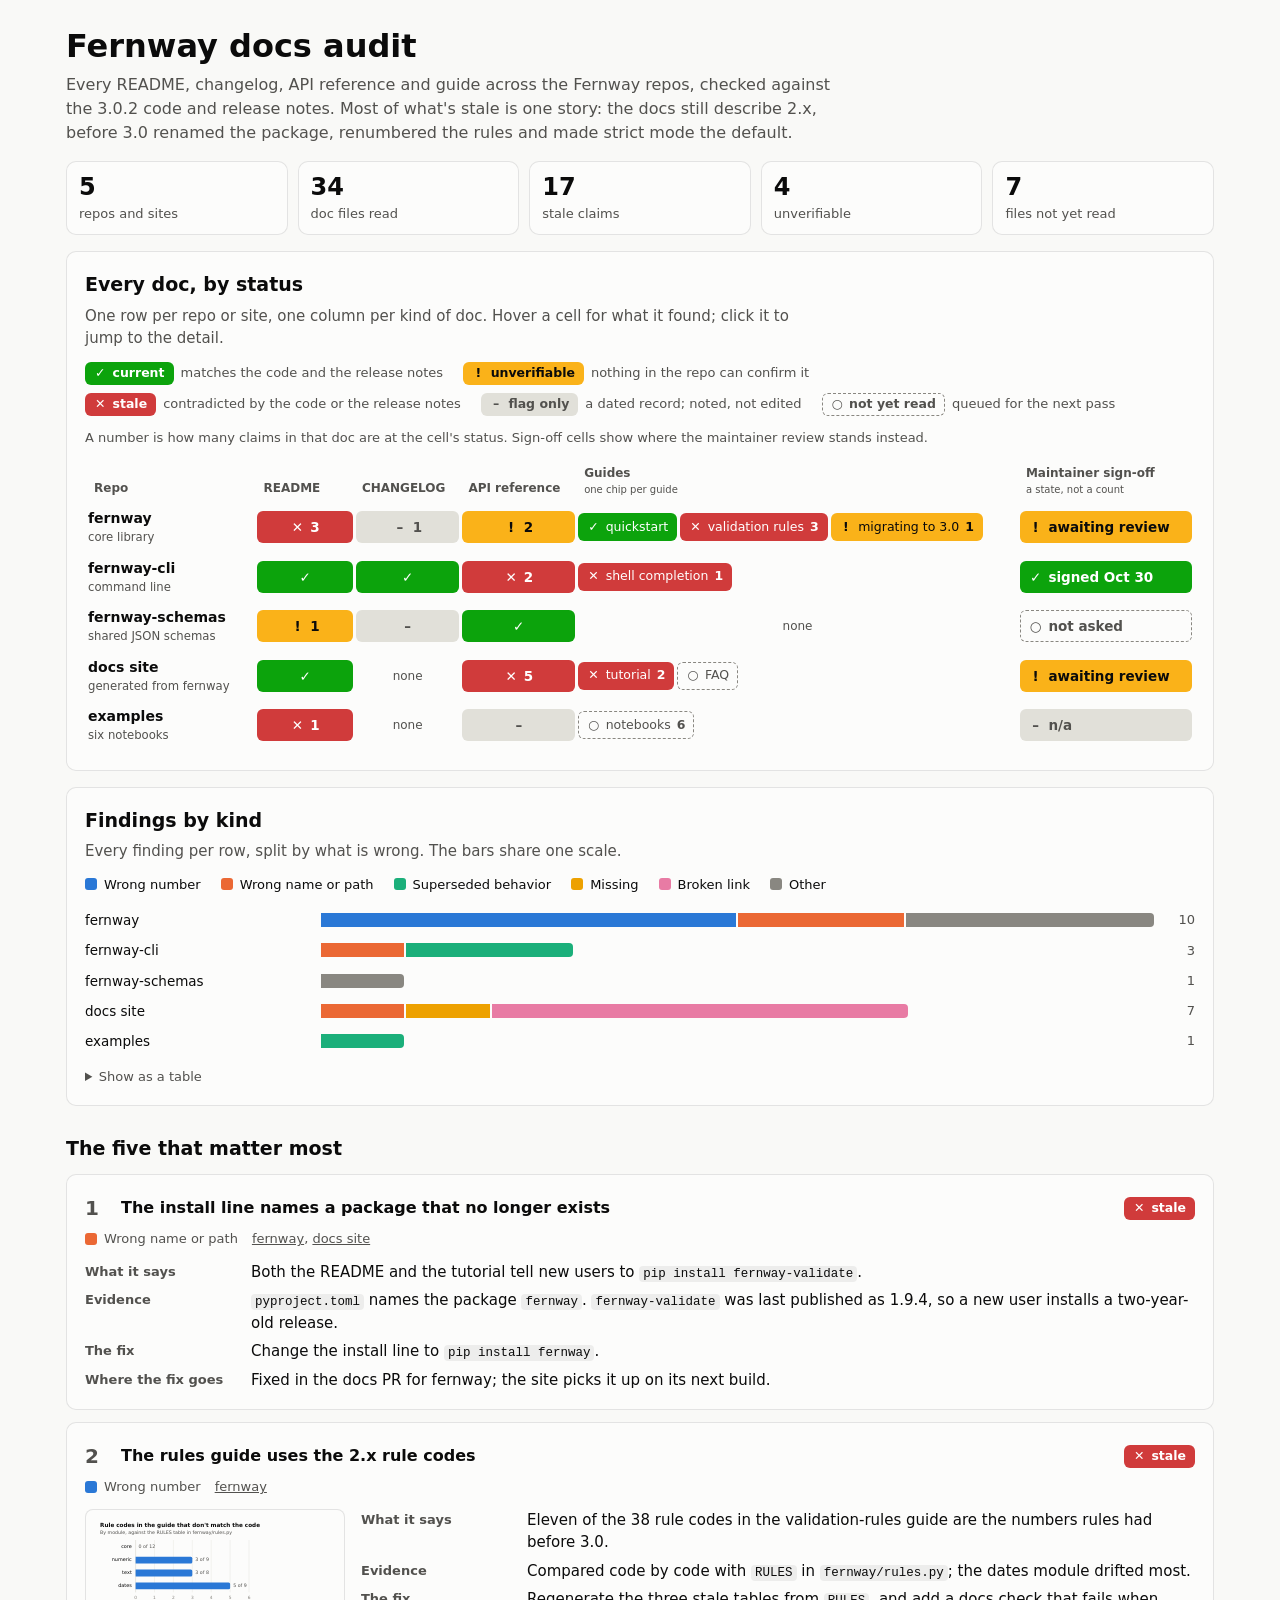
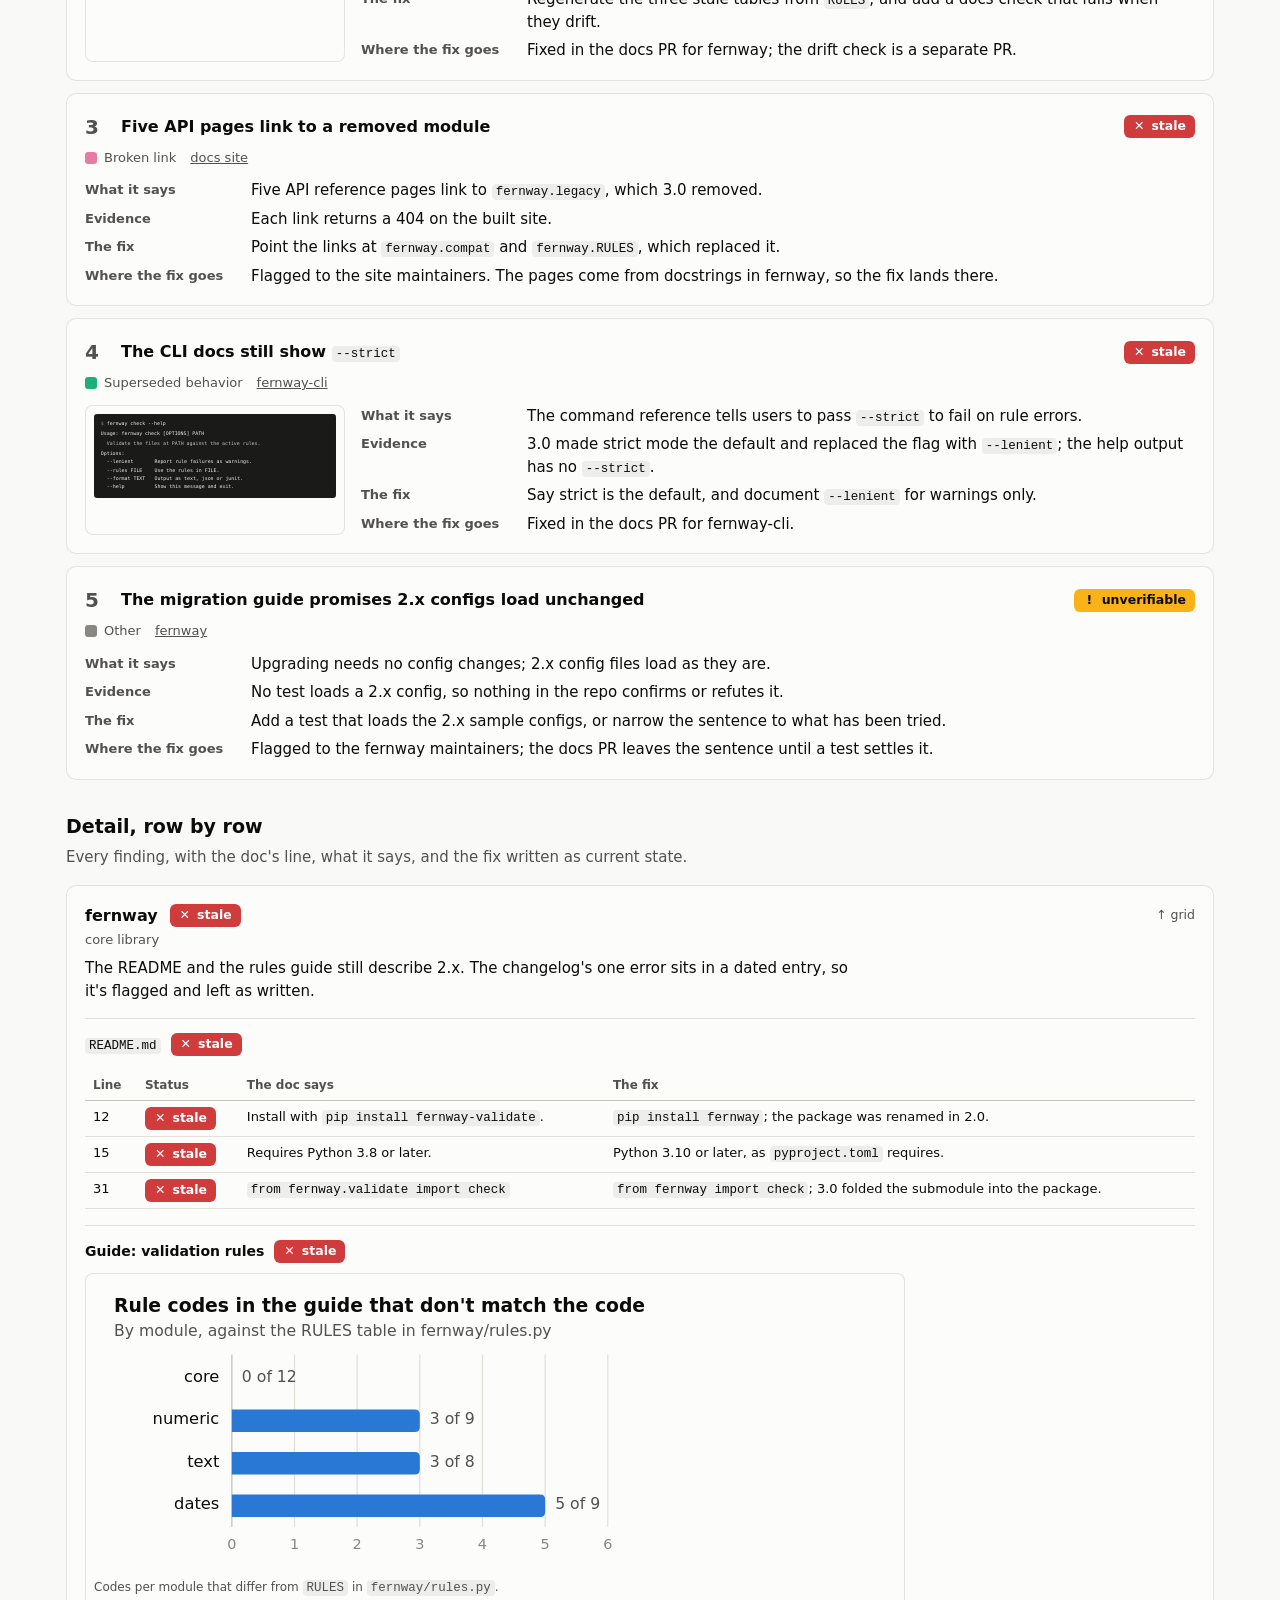
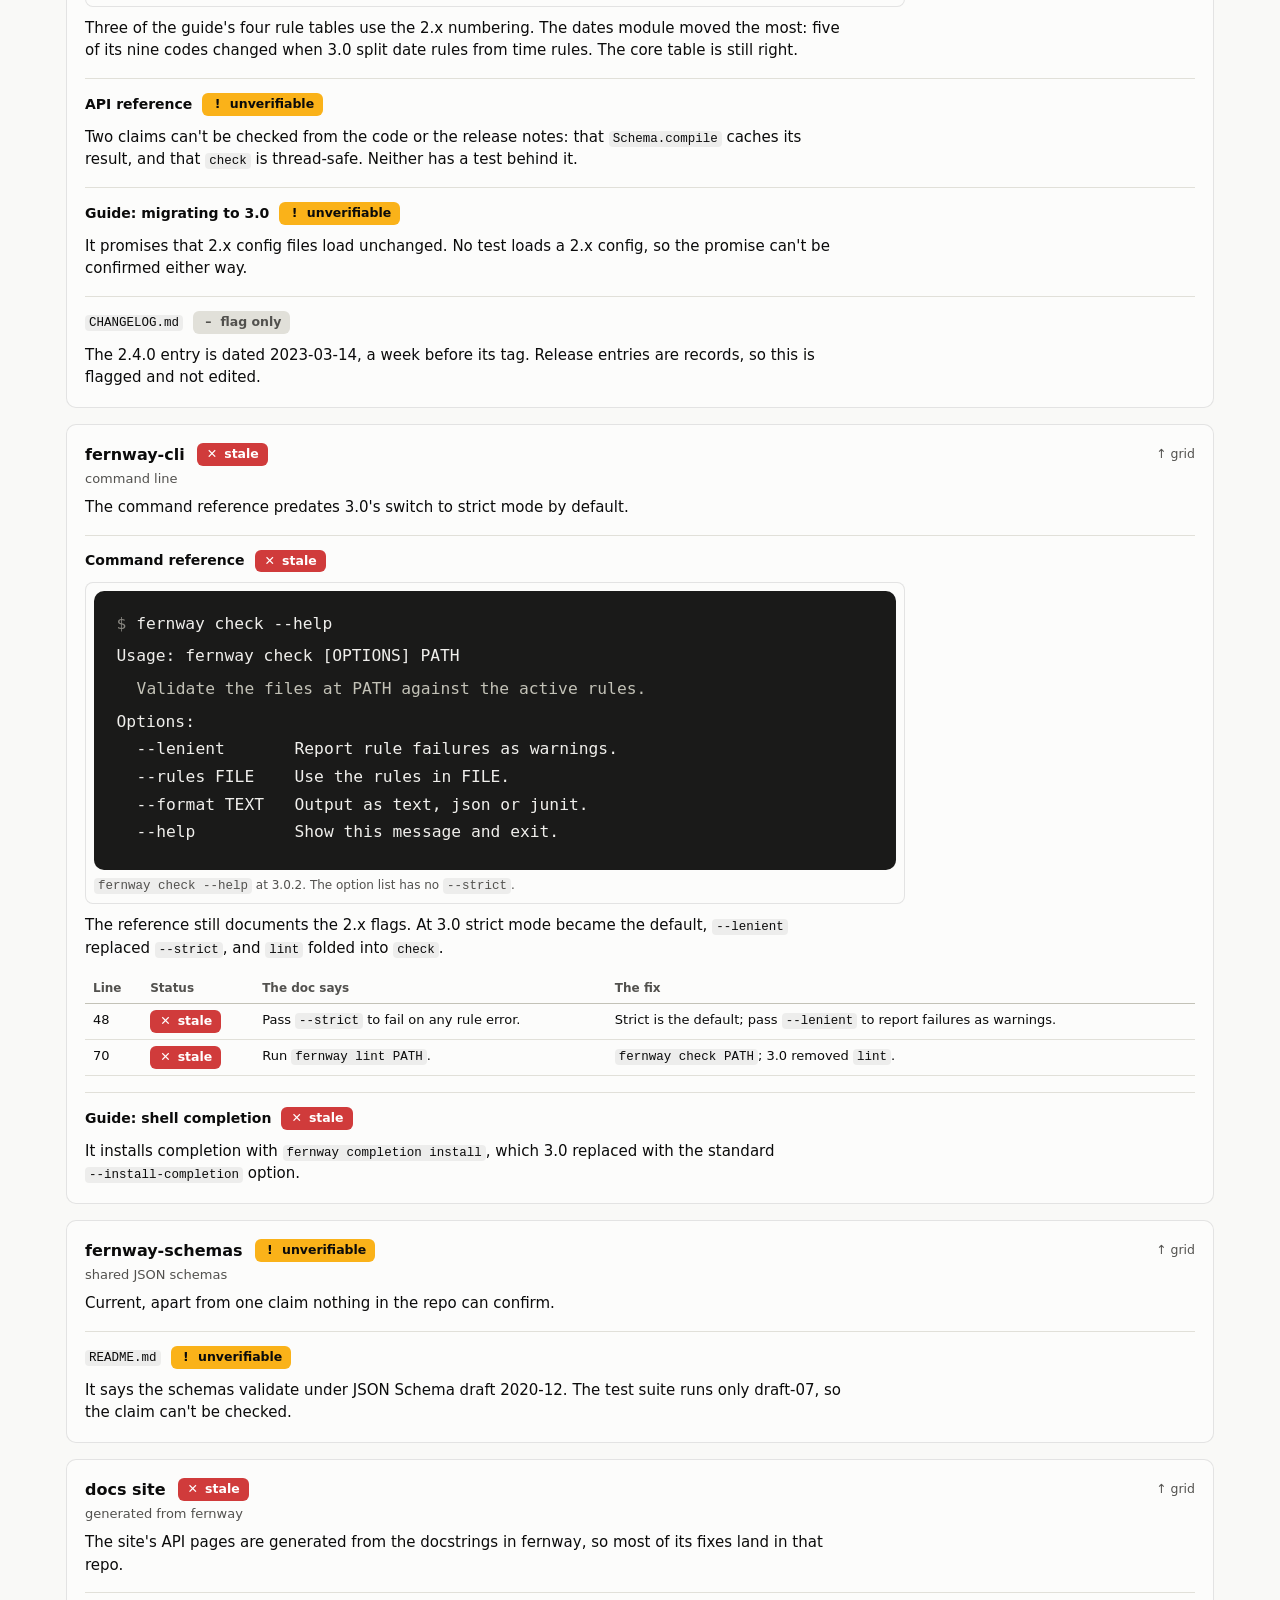
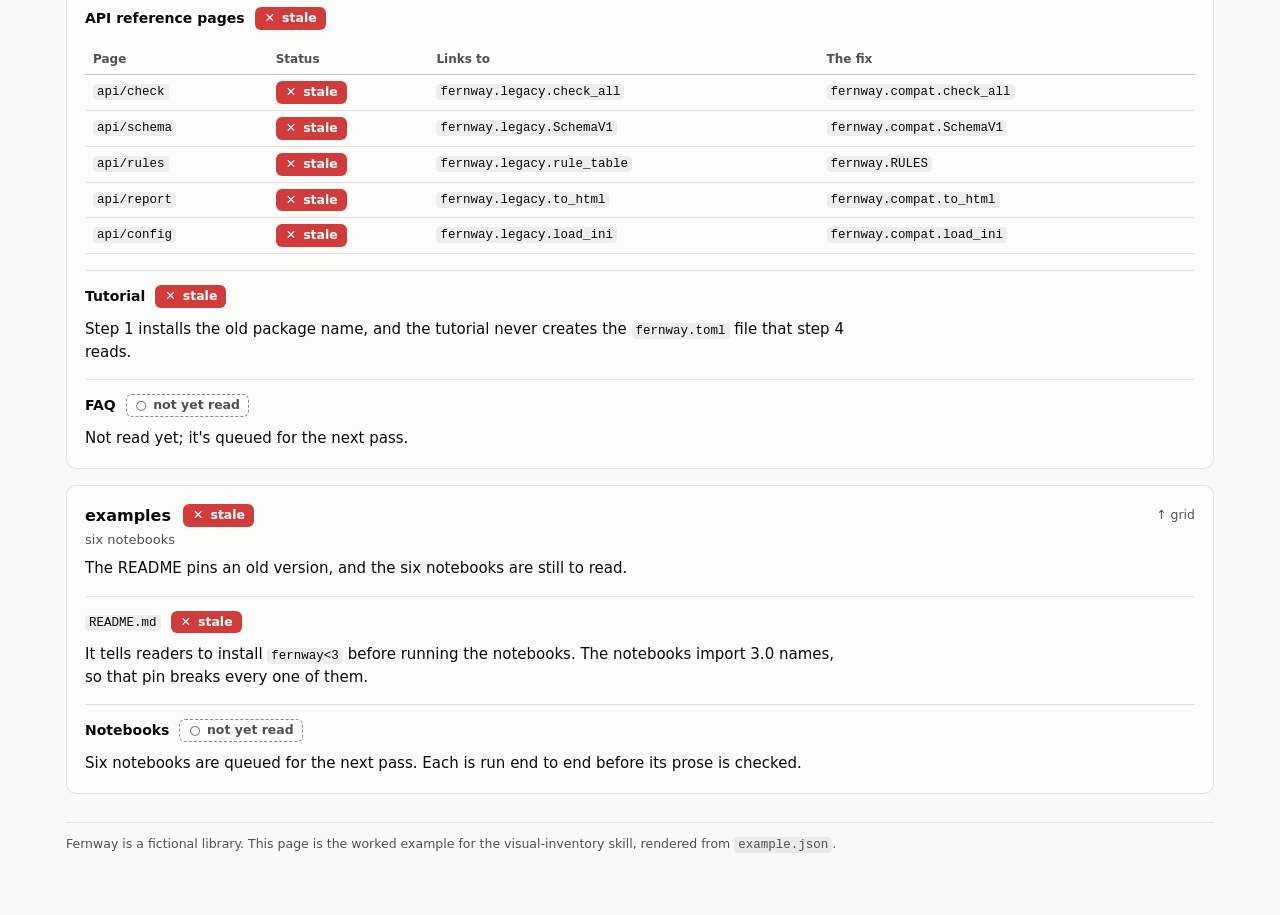
<file: plugins/visual-inventory/skills/visual-inventory/assets/example.html>
<!doctype html>
<html lang="en"><head><meta charset="utf-8"><meta name="viewport" content="width=device-width, initial-scale=1"><meta name="color-scheme" content="light dark"><link rel="icon" href="data:,"><title>Fernway docs audit</title><style>:root{color-scheme:light;--page:#f9f9f7;--surface:#fcfcfb;--ink:#0b0b0b;--ink2:#52514e;--muted:#898781;--grid:#e1e0d9;--axis:#c3c2b7;--ring:rgba(11,11,11,.10);--code:rgba(11,11,11,.06);--fig:#fcfcfb;--st-good:#0ca30c;--st-good-ink:#ffffff;--st-watch:#fab219;--st-watch-ink:#0b0b0b;--st-problem:#d03b3b;--st-problem-ink:#ffffff;--st-out:#e1e0d9;--st-out-ink:#52514e;--st-pending-line:#898781;--k-other:#898781;--k1:#2a78d6;--k2:#eb6834;--k3:#1baf7a;--k4:#eda100;--k5:#e87ba4;--k6:#008300;--k7:#6250d6;--k8:#e34948;}@media (prefers-color-scheme:dark){:root:where(:not([data-theme=light])){color-scheme:dark;--page:#0d0d0d;--surface:#1a1a19;--ink:#f0efec;--ink2:#c3c2b7;--grid:#2c2c2a;--axis:#383835;--ring:rgba(255,255,255,.10);--code:rgba(255,255,255,.08);--st-out:#383835;--st-out-ink:#c3c2b7;--k1:#3987e5;--k2:#d95926;--k3:#199e70;--k4:#c98500;--k5:#d55181;--k6:#008300;--k7:#9085e9;--k8:#e66767;}}:root[data-theme=dark]{color-scheme:dark;--page:#0d0d0d;--surface:#1a1a19;--ink:#f0efec;--ink2:#c3c2b7;--grid:#2c2c2a;--axis:#383835;--ring:rgba(255,255,255,.10);--code:rgba(255,255,255,.08);--st-out:#383835;--st-out-ink:#c3c2b7;--k1:#3987e5;--k2:#d95926;--k3:#199e70;--k4:#c98500;--k5:#d55181;--k6:#008300;--k7:#9085e9;--k8:#e66767;}
*{box-sizing:border-box}
body{margin:0;background:var(--page);color:var(--ink);font:15px/1.5 system-ui,-apple-system,"Segoe UI",sans-serif}
main{max-width:1180px;margin:0 auto;padding:28px 16px 64px}
h1{font-size:clamp(24px,3.6vw,32px);line-height:1.15;margin:0 0 8px;text-wrap:balance}
h2{font-size:19px;margin:0 0 6px}
h3{font-size:16px;margin:0}
h4{font-size:14px;margin:0}
p{margin:0}
a{color:inherit}
code{font:12.5px/1.4 ui-monospace,SFMono-Regular,Menlo,monospace;background:var(--code);padding:1px 4px;border-radius:4px;overflow-wrap:anywhere}
code.nw{white-space:nowrap}
.lede{color:var(--ink2);max-width:78ch;margin:0 0 12px}
header .lede{font-size:16px}
.card{background:var(--surface);border:1px solid var(--ring);border-radius:10px;padding:18px;margin:16px 0}
.tiles{display:grid;grid-template-columns:repeat(auto-fit,minmax(130px,1fr));gap:10px;margin:16px 0 0}
.tile{background:var(--surface);border:1px solid var(--ring);border-radius:10px;padding:10px 12px}
.tile b{display:block;font-size:24px;line-height:1.25}
.tile span{color:var(--ink2);font-size:13px}
.st{display:inline-flex;align-items:center;gap:6px;border:1.5px solid transparent;border-radius:6px;padding:2px 8px;font-size:12.5px;font-weight:600;line-height:1.35;white-space:nowrap;text-decoration:none}
.st .ic{font-weight:700;width:1em;text-align:center;flex:none}
.st-good{background:var(--st-good);color:var(--st-good-ink)}
.st-watch{background:var(--st-watch);color:var(--st-watch-ink)}
.st-problem{background:var(--st-problem);color:var(--st-problem-ink)}
.st-out{background:var(--st-out);color:var(--st-out-ink)}
.st-pending{background:transparent;color:var(--ink2);border:1.5px dashed var(--st-pending-line)}
a.st:hover,a.st:focus-visible{outline:2px solid var(--ink);outline-offset:1px}
.legend{display:flex;flex-wrap:wrap;gap:8px 20px;margin:4px 0 12px}
.lg{display:inline-flex;align-items:center;gap:7px;font-size:13px}
.lg .means{color:var(--ink2)}
.note{color:var(--ink2);font-size:13px;margin:0 0 10px}
.sw{display:inline-block;width:12px;height:12px;border-radius:3px;flex:none}
.scroll{overflow-x:auto}
.grid{border-collapse:separate;border-spacing:3px;min-width:100%}
.grid th{font-size:12px;font-weight:600;color:var(--ink2);text-align:left;vertical-align:bottom;padding:4px 6px}
.grid th small{display:block;font-weight:400;color:var(--ink2)}
.grid thead th:first-child,.grid th[scope=row]{position:sticky;left:0;z-index:1;background:var(--surface)}
.grid th[scope=row]{font-size:14px;color:var(--ink);vertical-align:middle;padding:4px 12px 4px 0;min-width:8rem}
.grid th[scope=row] a{text-decoration:none}
.grid th[scope=row] a:hover{text-decoration:underline}
.grid td{padding:0;vertical-align:middle;min-width:5.5rem}
.grid td.empty{color:var(--ink2);font-size:12px;text-align:center}
.grid a.cell{display:flex;justify-content:center;width:100%;min-height:32px;font-size:13.5px;font-variant-numeric:tabular-nums}
.grid a.cell.state{justify-content:flex-start}
.items{display:flex;flex-wrap:wrap;gap:3px}
.grid a.cell.item{width:auto;min-height:28px;font-size:12.5px;justify-content:flex-start}
.cell .nm{font-weight:500}
.kbars{display:flex;flex-direction:column;gap:2px}
.krow{display:grid;grid-template-columns:minmax(6rem,14rem) minmax(0,1fr) 3ch;align-items:center;gap:12px;padding:4px 0}
.kname{font-size:13.5px;text-decoration:none}
.kname:hover{text-decoration:underline}
.bar{display:flex;gap:2px;height:14px}
.seg{flex:0 1 auto;min-width:3px;height:100%}
.seg:last-child{border-radius:0 4px 4px 0}
.ktot{font-size:13px;color:var(--ink2);text-align:right;font-variant-numeric:tabular-nums}
.none{color:var(--ink2);font-size:12px}
.tv{margin-top:12px;font-size:13px}
.tv summary{cursor:pointer;color:var(--ink2)}
.data{border-collapse:collapse;font-size:13px;width:100%;margin-top:4px}
.data th,.data td{text-align:left;padding:6px 8px;border-bottom:1px solid var(--grid);vertical-align:top}
.data thead th{font-size:12px;color:var(--ink2);font-weight:600;border-bottom-color:var(--axis)}
.data .n{text-align:right;font-variant-numeric:tabular-nums}
#top{margin:28px 0 0}
.tops{list-style:none;margin:0;padding:0}
.tcard{margin:12px 0}
.thead{display:flex;flex-wrap:wrap;align-items:center;gap:6px 12px}
.rank{font-size:20px;font-weight:700;color:var(--ink2);min-width:1.2em}
.thead h3{flex:1 1 18rem}
.tmeta{display:flex;flex-wrap:wrap;align-items:center;gap:4px 14px;color:var(--ink2);font-size:13px;margin:6px 0 0}
.tbody{display:grid;grid-template-columns:minmax(0,1fr);gap:16px;margin-top:12px}
.tbody.has-fig{grid-template-columns:minmax(0,260px) minmax(0,1fr)}
.facts{display:grid;grid-template-columns:9.5rem minmax(0,1fr);gap:6px 14px;margin:0}
.facts dt{color:var(--ink2);font-size:13px;font-weight:600;padding-top:1px}
.facts dd{margin:0}
.fig{margin:0;background:var(--fig);border:1px solid var(--ring);border-radius:8px;padding:8px;max-width:820px}
.fig img{display:block;width:100%;height:auto}
.fig figcaption{color:#52514e;font-size:12px;margin-top:6px}
.fig figcaption code{background:rgba(11,11,11,.06)}
.fig.thumb{cursor:zoom-in}
.fig.thumb:focus-visible{outline:2px solid var(--ink);outline-offset:2px}
.tbody.open{grid-template-columns:minmax(0,1fr)}
.tbody.open .fig.thumb{cursor:zoom-out}
.dintro{margin:32px 0 0}
.detail{scroll-margin-top:12px}
.dhead{display:flex;flex-wrap:wrap;align-items:center;gap:6px 12px}
.dhead .up{margin-left:auto;font-size:12.5px;color:var(--ink2);text-decoration:none}
.dhead .up:hover{text-decoration:underline}
.dnote{color:var(--ink2);font-size:13px;margin-top:2px}
.summary{margin-top:8px;max-width:80ch}
.block{border-top:1px solid var(--grid);margin-top:16px;padding-top:14px;display:flex;flex-direction:column;gap:10px;scroll-margin-top:12px}
.bhead{display:flex;flex-wrap:wrap;align-items:center;gap:6px 10px}
.story{max-width:80ch}
.detail:target,.block:target{outline:2px solid var(--ink);outline-offset:4px;border-radius:6px}
footer{color:var(--ink2);font-size:12.5px;margin-top:28px;border-top:1px solid var(--grid);padding-top:12px}
#tip{position:fixed;z-index:10;pointer-events:none;max-width:22rem;background:var(--ink);color:var(--page);font-size:12.5px;line-height:1.4;padding:5px 9px;border-radius:6px}
#tip[hidden]{display:none}
@media (max-width:720px){
.card{padding:14px}
.tbody.has-fig{grid-template-columns:minmax(0,1fr)}
.facts{grid-template-columns:minmax(0,1fr);gap:2px}
.facts dd{margin-bottom:8px}
.krow{grid-template-columns:minmax(0,6.5rem) minmax(0,1fr) 3ch;gap:8px}
}
@media (forced-colors:active){.st,.seg{border:1.5px solid CanvasText}}
</style></head>
<body><main><header><h1>Fernway docs audit</h1><p class="lede">Every README, changelog, API reference and guide across the Fernway repos, checked against the 3.0.2 code and release notes. Most of what&#x27;s stale is one story: the docs still describe 2.x, before 3.0 renamed the package, renumbered the rules and made strict mode the default.</p><div class="tiles"><div class="tile"><b>5</b><span>repos and sites</span></div><div class="tile"><b>34</b><span>doc files read</span></div><div class="tile"><b>17</b><span>stale claims</span></div><div class="tile"><b>4</b><span>unverifiable</span></div><div class="tile"><b>7</b><span>files not yet read</span></div></div></header><section class="card" id="inventory"><h2>Every doc, by status</h2><p class="lede">One row per repo or site, one column per kind of doc. Hover a cell for what it found; click it to jump to the detail.</p><div class="legend" role="list" aria-label="Status legend"><div class="lg" role="listitem"><span class="st st-good"><span class="ic" aria-hidden="true">✓</span>current</span><span class="means">matches the code and the release notes</span></div><div class="lg" role="listitem"><span class="st st-watch"><span class="ic" aria-hidden="true">!</span>unverifiable</span><span class="means">nothing in the repo can confirm it</span></div><div class="lg" role="listitem"><span class="st st-problem"><span class="ic" aria-hidden="true">✕</span>stale</span><span class="means">contradicted by the code or the release notes</span></div><div class="lg" role="listitem"><span class="st st-out"><span class="ic" aria-hidden="true">–</span>flag only</span><span class="means">a dated record; noted, not edited</span></div><div class="lg" role="listitem"><span class="st st-pending"><span class="ic" aria-hidden="true">○</span>not yet read</span><span class="means">queued for the next pass</span></div></div><p class="note">A number is how many claims in that doc are at the cell&#x27;s status. Sign-off cells show where the maintainer review stands instead.</p><div class="scroll"><table class="grid"><thead><tr><th scope="col">Repo</th><th scope="col">README</th><th scope="col">CHANGELOG</th><th scope="col">API reference</th><th scope="col">Guides<small>one chip per guide</small></th><th scope="col">Maintainer sign-off<small>a state, not a count</small></th></tr></thead><tbody><tr><th scope="row"><a href="#row-core">fernway</a><small>core library</small></th><td><a class="st st-problem cell" href="#row-core.readme" data-tip="fernway · README: stale (3). Old package name, old import path, old minimum Python" aria-label="fernway · README: stale (3). Old package name, old import path, old minimum Python"><span class="ic" aria-hidden="true">✕</span><span class="v">3</span></a></td><td><a class="st st-out cell" href="#row-core.changelog" data-tip="fernway · CHANGELOG: flag only (1). One release date is wrong; release entries are records" aria-label="fernway · CHANGELOG: flag only (1). One release date is wrong; release entries are records"><span class="ic" aria-hidden="true">–</span><span class="v">1</span></a></td><td><a class="st st-watch cell" href="#row-core.api" data-tip="fernway · API reference: unverifiable (2). Caching and thread-safety claims have no test" aria-label="fernway · API reference: unverifiable (2). Caching and thread-safety claims have no test"><span class="ic" aria-hidden="true">!</span><span class="v">2</span></a></td><td><div class="items"><a class="st st-good cell item" href="#row-core" data-tip="fernway · Guides · quickstart: current" aria-label="fernway · Guides · quickstart: current"><span class="ic" aria-hidden="true">✓</span><span class="nm">quickstart</span></a><a class="st st-problem cell item" href="#row-core.rules" data-tip="fernway · Guides · validation rules: stale (3). Three rule tables use the 2.x numbering" aria-label="fernway · Guides · validation rules: stale (3). Three rule tables use the 2.x numbering"><span class="ic" aria-hidden="true">✕</span><span class="nm">validation rules</span><span class="v">3</span></a><a class="st st-watch cell item" href="#row-core.migrating" data-tip="fernway · Guides · migrating to 3.0: unverifiable (1)" aria-label="fernway · Guides · migrating to 3.0: unverifiable (1)"><span class="ic" aria-hidden="true">!</span><span class="nm">migrating to 3.0</span><span class="v">1</span></a></div></td><td><a class="st st-watch cell state" href="#row-core" data-tip="fernway · Maintainer sign-off: unverifiable, awaiting review" aria-label="fernway · Maintainer sign-off: unverifiable, awaiting review"><span class="ic" aria-hidden="true">!</span><span class="v">awaiting review</span></a></td></tr><tr><th scope="row"><a href="#row-cli">fernway-cli</a><small>command line</small></th><td><a class="st st-good cell" href="#row-cli" data-tip="fernway-cli · README: current" aria-label="fernway-cli · README: current"><span class="ic" aria-hidden="true">✓</span></a></td><td><a class="st st-good cell" href="#row-cli" data-tip="fernway-cli · CHANGELOG: current" aria-label="fernway-cli · CHANGELOG: current"><span class="ic" aria-hidden="true">✓</span></a></td><td><a class="st st-problem cell" href="#row-cli.commands" data-tip="fernway-cli · API reference: stale (2). Documents --strict and the removed lint command" aria-label="fernway-cli · API reference: stale (2). Documents --strict and the removed lint command"><span class="ic" aria-hidden="true">✕</span><span class="v">2</span></a></td><td><div class="items"><a class="st st-problem cell item" href="#row-cli.completion" data-tip="fernway-cli · Guides · shell completion: stale (1)" aria-label="fernway-cli · Guides · shell completion: stale (1)"><span class="ic" aria-hidden="true">✕</span><span class="nm">shell completion</span><span class="v">1</span></a></div></td><td><a class="st st-good cell state" href="#row-cli" data-tip="fernway-cli · Maintainer sign-off: current, signed Oct 30" aria-label="fernway-cli · Maintainer sign-off: current, signed Oct 30"><span class="ic" aria-hidden="true">✓</span><span class="v">signed Oct 30</span></a></td></tr><tr><th scope="row"><a href="#row-schemas">fernway-schemas</a><small>shared JSON schemas</small></th><td><a class="st st-watch cell" href="#row-schemas.readme" data-tip="fernway-schemas · README: unverifiable (1). The draft 2020-12 claim has no test" aria-label="fernway-schemas · README: unverifiable (1). The draft 2020-12 claim has no test"><span class="ic" aria-hidden="true">!</span><span class="v">1</span></a></td><td><a class="st st-out cell" href="#row-schemas" data-tip="fernway-schemas · CHANGELOG: flag only. Release entries are records" aria-label="fernway-schemas · CHANGELOG: flag only. Release entries are records"><span class="ic" aria-hidden="true">–</span></a></td><td><a class="st st-good cell" href="#row-schemas" data-tip="fernway-schemas · API reference: current" aria-label="fernway-schemas · API reference: current"><span class="ic" aria-hidden="true">✓</span></a></td><td class="empty">none</td><td><a class="st st-pending cell state" href="#row-schemas" data-tip="fernway-schemas · Maintainer sign-off: not yet read, not asked" aria-label="fernway-schemas · Maintainer sign-off: not yet read, not asked"><span class="ic" aria-hidden="true">○</span><span class="v">not asked</span></a></td></tr><tr><th scope="row"><a href="#row-site">docs site</a><small>generated from fernway</small></th><td><a class="st st-good cell" href="#row-site" data-tip="docs site · README: current" aria-label="docs site · README: current"><span class="ic" aria-hidden="true">✓</span></a></td><td class="empty">none</td><td><a class="st st-problem cell" href="#row-site.api" data-tip="docs site · API reference: stale (5). Five pages link to the removed fernway.legacy module" aria-label="docs site · API reference: stale (5). Five pages link to the removed fernway.legacy module"><span class="ic" aria-hidden="true">✕</span><span class="v">5</span></a></td><td><div class="items"><a class="st st-problem cell item" href="#row-site.tutorial" data-tip="docs site · Guides · tutorial: stale (2)" aria-label="docs site · Guides · tutorial: stale (2)"><span class="ic" aria-hidden="true">✕</span><span class="nm">tutorial</span><span class="v">2</span></a><a class="st st-pending cell item" href="#row-site.faq" data-tip="docs site · Guides · FAQ: not yet read" aria-label="docs site · Guides · FAQ: not yet read"><span class="ic" aria-hidden="true">○</span><span class="nm">FAQ</span></a></div></td><td><a class="st st-watch cell state" href="#row-site" data-tip="docs site · Maintainer sign-off: unverifiable, awaiting review" aria-label="docs site · Maintainer sign-off: unverifiable, awaiting review"><span class="ic" aria-hidden="true">!</span><span class="v">awaiting review</span></a></td></tr><tr><th scope="row"><a href="#row-examples">examples</a><small>six notebooks</small></th><td><a class="st st-problem cell" href="#row-examples.readme" data-tip="examples · README: stale (1). Pins fernway&lt;3" aria-label="examples · README: stale (1). Pins fernway&lt;3"><span class="ic" aria-hidden="true">✕</span><span class="v">1</span></a></td><td class="empty">none</td><td><a class="st st-out cell" href="#row-examples" data-tip="examples · API reference: flag only. Examples have no API reference" aria-label="examples · API reference: flag only. Examples have no API reference"><span class="ic" aria-hidden="true">–</span></a></td><td><div class="items"><a class="st st-pending cell item" href="#row-examples.notebooks" data-tip="examples · Guides · notebooks: not yet read (6)" aria-label="examples · Guides · notebooks: not yet read (6)"><span class="ic" aria-hidden="true">○</span><span class="nm">notebooks</span><span class="v">6</span></a></div></td><td><a class="st st-out cell state" href="#row-examples" data-tip="examples · Maintainer sign-off: flag only, n/a" aria-label="examples · Maintainer sign-off: flag only, n/a"><span class="ic" aria-hidden="true">–</span><span class="v">n/a</span></a></td></tr></tbody></table></div></section><section class="card" id="kinds"><h2>Findings by kind</h2><p class="lede">Every finding per row, split by what is wrong. The bars share one scale.</p><div class="legend" role="list" aria-label="Kinds"><div class="lg" role="listitem"><span class="sw" style="background:var(--k1)"></span>Wrong number</div><div class="lg" role="listitem"><span class="sw" style="background:var(--k2)"></span>Wrong name or path</div><div class="lg" role="listitem"><span class="sw" style="background:var(--k3)"></span>Superseded behavior</div><div class="lg" role="listitem"><span class="sw" style="background:var(--k4)"></span>Missing</div><div class="lg" role="listitem"><span class="sw" style="background:var(--k5)"></span>Broken link</div><div class="lg" role="listitem"><span class="sw" style="background:var(--k-other)"></span>Other</div></div><div class="kbars"><div class="krow"><a class="kname" href="#row-core">fernway</a><div class="bar" role="img" aria-label="fernway: 5 Wrong number, 2 Wrong name or path, 3 Other"><span class="seg" style="flex-basis:50.00%;background:var(--k1)" data-tip="fernway · Wrong number: 5"></span><span class="seg" style="flex-basis:20.00%;background:var(--k2)" data-tip="fernway · Wrong name or path: 2"></span><span class="seg" style="flex-basis:30.00%;background:var(--k-other)" data-tip="fernway · Other: 3"></span></div><span class="ktot">10</span></div><div class="krow"><a class="kname" href="#row-cli">fernway-cli</a><div class="bar" role="img" aria-label="fernway-cli: 1 Wrong name or path, 2 Superseded behavior"><span class="seg" style="flex-basis:10.00%;background:var(--k2)" data-tip="fernway-cli · Wrong name or path: 1"></span><span class="seg" style="flex-basis:20.00%;background:var(--k3)" data-tip="fernway-cli · Superseded behavior: 2"></span></div><span class="ktot">3</span></div><div class="krow"><a class="kname" href="#row-schemas">fernway-schemas</a><div class="bar" role="img" aria-label="fernway-schemas: 1 Other"><span class="seg" style="flex-basis:10.00%;background:var(--k-other)" data-tip="fernway-schemas · Other: 1"></span></div><span class="ktot">1</span></div><div class="krow"><a class="kname" href="#row-site">docs site</a><div class="bar" role="img" aria-label="docs site: 1 Wrong name or path, 1 Missing, 5 Broken link"><span class="seg" style="flex-basis:10.00%;background:var(--k2)" data-tip="docs site · Wrong name or path: 1"></span><span class="seg" style="flex-basis:10.00%;background:var(--k4)" data-tip="docs site · Missing: 1"></span><span class="seg" style="flex-basis:50.00%;background:var(--k5)" data-tip="docs site · Broken link: 5"></span></div><span class="ktot">7</span></div><div class="krow"><a class="kname" href="#row-examples">examples</a><div class="bar" role="img" aria-label="examples: 1 Superseded behavior"><span class="seg" style="flex-basis:10.00%;background:var(--k3)" data-tip="examples · Superseded behavior: 1"></span></div><span class="ktot">1</span></div></div><details class="tv"><summary>Show as a table</summary><div class="scroll"><table class="data"><thead><tr><th scope="col"></th><th scope="col" class="n">Wrong number</th><th scope="col" class="n">Wrong name or path</th><th scope="col" class="n">Superseded behavior</th><th scope="col" class="n">Missing</th><th scope="col" class="n">Broken link</th><th scope="col" class="n">Other</th><th scope="col" class="n">Total</th></tr></thead><tbody><tr><th scope="row">fernway</th><td class="n">5</td><td class="n">2</td><td class="n">0</td><td class="n">0</td><td class="n">0</td><td class="n">3</td><td class="n">10</td></tr><tr><th scope="row">fernway-cli</th><td class="n">0</td><td class="n">1</td><td class="n">2</td><td class="n">0</td><td class="n">0</td><td class="n">0</td><td class="n">3</td></tr><tr><th scope="row">fernway-schemas</th><td class="n">0</td><td class="n">0</td><td class="n">0</td><td class="n">0</td><td class="n">0</td><td class="n">1</td><td class="n">1</td></tr><tr><th scope="row">docs site</th><td class="n">0</td><td class="n">1</td><td class="n">0</td><td class="n">1</td><td class="n">5</td><td class="n">0</td><td class="n">7</td></tr><tr><th scope="row">examples</th><td class="n">0</td><td class="n">0</td><td class="n">1</td><td class="n">0</td><td class="n">0</td><td class="n">0</td><td class="n">1</td></tr></tbody></table></div></details></section><section id="top"><h2>The five that matter most</h2><ol class="tops"><li class="card tcard" id="top-1"><div class="thead"><span class="rank">1</span><h3>The install line names a package that no longer exists</h3><span class="st st-problem"><span class="ic" aria-hidden="true">✕</span>stale</span></div><p class="tmeta"><span class="lg"><span class="sw" style="background:var(--k2)"></span>Wrong name or path</span><span><a href="#row-core">fernway</a>, <a href="#row-site">docs site</a></span></p><div class="tbody"><dl class="facts"><dt>What it says</dt><dd>Both the README and the tutorial tell new users to <code class="nw">pip install fernway-validate</code>.</dd><dt>Evidence</dt><dd><code class="nw">pyproject.toml</code> names the package <code class="nw">fernway</code>. <code class="nw">fernway-validate</code> was last published as 1.9.4, so a new user installs a two-year-old release.</dd><dt>The fix</dt><dd>Change the install line to <code class="nw">pip install fernway</code>.</dd><dt>Where the fix goes</dt><dd>Fixed in the docs PR for fernway; the site picks it up on its next build.</dd></dl></div></li><li class="card tcard" id="top-2"><div class="thead"><span class="rank">2</span><h3>The rules guide uses the 2.x rule codes</h3><span class="st st-problem"><span class="ic" aria-hidden="true">✕</span>stale</span></div><p class="tmeta"><span class="lg"><span class="sw" style="background:var(--k1)"></span>Wrong number</span><span><a href="#row-core">fernway</a></span></p><div class="tbody has-fig"><figure class="fig thumb" tabindex="0" role="button" aria-expanded="false" aria-label="Evidence image; press to enlarge"><img src="figures/rule-codes.svg" alt="Bar chart of rule codes in the guide that don&#x27;t match the code: core 0 of 12, numeric 3 of 9, text 3 of 8, dates 5 of 9."></figure><dl class="facts"><dt>What it says</dt><dd>Eleven of the 38 rule codes in the validation-rules guide are the numbers rules had before 3.0.</dd><dt>Evidence</dt><dd>Compared code by code with <code class="nw">RULES</code> in <code class="nw">fernway/rules.py</code>; the dates module drifted most.</dd><dt>The fix</dt><dd>Regenerate the three stale tables from <code class="nw">RULES</code>, and add a docs check that fails when they drift.</dd><dt>Where the fix goes</dt><dd>Fixed in the docs PR for fernway; the drift check is a separate PR.</dd></dl></div></li><li class="card tcard" id="top-3"><div class="thead"><span class="rank">3</span><h3>Five API pages link to a removed module</h3><span class="st st-problem"><span class="ic" aria-hidden="true">✕</span>stale</span></div><p class="tmeta"><span class="lg"><span class="sw" style="background:var(--k5)"></span>Broken link</span><span><a href="#row-site">docs site</a></span></p><div class="tbody"><dl class="facts"><dt>What it says</dt><dd>Five API reference pages link to <code class="nw">fernway.legacy</code>, which 3.0 removed.</dd><dt>Evidence</dt><dd>Each link returns a 404 on the built site.</dd><dt>The fix</dt><dd>Point the links at <code class="nw">fernway.compat</code> and <code class="nw">fernway.RULES</code>, which replaced it.</dd><dt>Where the fix goes</dt><dd>Flagged to the site maintainers. The pages come from docstrings in fernway, so the fix lands there.</dd></dl></div></li><li class="card tcard" id="top-4"><div class="thead"><span class="rank">4</span><h3>The CLI docs still show <code class="nw">--strict</code></h3><span class="st st-problem"><span class="ic" aria-hidden="true">✕</span>stale</span></div><p class="tmeta"><span class="lg"><span class="sw" style="background:var(--k3)"></span>Superseded behavior</span><span><a href="#row-cli">fernway-cli</a></span></p><div class="tbody has-fig"><figure class="fig thumb" tabindex="0" role="button" aria-expanded="false" aria-label="Evidence image; press to enlarge"><img src="[data-uri]" alt="Terminal output of fernway check --help with no --strict option."></figure><dl class="facts"><dt>What it says</dt><dd>The command reference tells users to pass <code class="nw">--strict</code> to fail on rule errors.</dd><dt>Evidence</dt><dd>3.0 made strict mode the default and replaced the flag with <code class="nw">--lenient</code>; the help output has no <code class="nw">--strict</code>.</dd><dt>The fix</dt><dd>Say strict is the default, and document <code class="nw">--lenient</code> for warnings only.</dd><dt>Where the fix goes</dt><dd>Fixed in the docs PR for fernway-cli.</dd></dl></div></li><li class="card tcard" id="top-5"><div class="thead"><span class="rank">5</span><h3>The migration guide promises 2.x configs load unchanged</h3><span class="st st-watch"><span class="ic" aria-hidden="true">!</span>unverifiable</span></div><p class="tmeta"><span class="lg"><span class="sw" style="background:var(--k-other)"></span>Other</span><span><a href="#row-core">fernway</a></span></p><div class="tbody"><dl class="facts"><dt>What it says</dt><dd>Upgrading needs no config changes; 2.x config files load as they are.</dd><dt>Evidence</dt><dd>No test loads a 2.x config, so nothing in the repo confirms or refutes it.</dd><dt>The fix</dt><dd>Add a test that loads the 2.x sample configs, or narrow the sentence to what has been tried.</dd><dt>Where the fix goes</dt><dd>Flagged to the fernway maintainers; the docs PR leaves the sentence until a test settles it.</dd></dl></div></li></ol></section><section id="details" class="dintro"><h2>Detail, row by row</h2><p class="lede">Every finding, with the doc&#x27;s line, what it says, and the fix written as current state.</p></section><section class="card detail" id="row-core"><div class="dhead"><h3>fernway</h3><span class="st st-problem"><span class="ic" aria-hidden="true">✕</span>stale</span><a class="up" href="#inventory">↑ grid</a></div><p class="dnote">core library</p><p class="summary">The README and the rules guide still describe 2.x. The changelog&#x27;s one error sits in a dated entry, so it&#x27;s flagged and left as written.</p><div class="block" id="row-core.readme"><div class="bhead"><h4><code class="nw">README.md</code></h4><span class="st st-problem"><span class="ic" aria-hidden="true">✕</span>stale</span></div><div class="scroll"><table class="data"><thead><tr><th scope="col">Line</th><th scope="col">Status</th><th scope="col">The doc says</th><th scope="col">The fix</th></tr></thead><tbody><tr><td>12</td><td><span class="st st-problem"><span class="ic" aria-hidden="true">✕</span>stale</span></td><td>Install with <code class="nw">pip install fernway-validate</code>.</td><td><code class="nw">pip install fernway</code>; the package was renamed in 2.0.</td></tr><tr><td>15</td><td><span class="st st-problem"><span class="ic" aria-hidden="true">✕</span>stale</span></td><td>Requires Python 3.8 or later.</td><td>Python 3.10 or later, as <code class="nw">pyproject.toml</code> requires.</td></tr><tr><td>31</td><td><span class="st st-problem"><span class="ic" aria-hidden="true">✕</span>stale</span></td><td><code class="nw">from fernway.validate import check</code></td><td><code class="nw">from fernway import check</code>; 3.0 folded the submodule into the package.</td></tr></tbody></table></div></div><div class="block" id="row-core.rules"><div class="bhead"><h4>Guide: validation rules</h4><span class="st st-problem"><span class="ic" aria-hidden="true">✕</span>stale</span></div><figure class="fig"><img src="figures/rule-codes.svg" alt="Bar chart of rule codes in the guide that don&#x27;t match the code: core 0 of 12, numeric 3 of 9, text 3 of 8, dates 5 of 9."><figcaption>Codes per module that differ from <code class="nw">RULES</code> in <code class="nw">fernway/rules.py</code>.</figcaption></figure><p class="story">Three of the guide&#x27;s four rule tables use the 2.x numbering. The dates module moved the most: five of its nine codes changed when 3.0 split date rules from time rules. The core table is still right.</p></div><div class="block" id="row-core.api"><div class="bhead"><h4>API reference</h4><span class="st st-watch"><span class="ic" aria-hidden="true">!</span>unverifiable</span></div><p class="story">Two claims can&#x27;t be checked from the code or the release notes: that <code class="nw">Schema.compile</code> caches its result, and that <code class="nw">check</code> is thread-safe. Neither has a test behind it.</p></div><div class="block" id="row-core.migrating"><div class="bhead"><h4>Guide: migrating to 3.0</h4><span class="st st-watch"><span class="ic" aria-hidden="true">!</span>unverifiable</span></div><p class="story">It promises that 2.x config files load unchanged. No test loads a 2.x config, so the promise can&#x27;t be confirmed either way.</p></div><div class="block" id="row-core.changelog"><div class="bhead"><h4><code class="nw">CHANGELOG.md</code></h4><span class="st st-out"><span class="ic" aria-hidden="true">–</span>flag only</span></div><p class="story">The 2.4.0 entry is dated 2023-03-14, a week before its tag. Release entries are records, so this is flagged and not edited.</p></div></section><section class="card detail" id="row-cli"><div class="dhead"><h3>fernway-cli</h3><span class="st st-problem"><span class="ic" aria-hidden="true">✕</span>stale</span><a class="up" href="#inventory">↑ grid</a></div><p class="dnote">command line</p><p class="summary">The command reference predates 3.0&#x27;s switch to strict mode by default.</p><div class="block" id="row-cli.commands"><div class="bhead"><h4>Command reference</h4><span class="st st-problem"><span class="ic" aria-hidden="true">✕</span>stale</span></div><figure class="fig"><img src="[data-uri]" alt="Terminal output of fernway check --help listing --lenient, --rules, --format and --help, with no --strict option."><figcaption><code class="nw">fernway check --help</code> at 3.0.2. The option list has no <code class="nw">--strict</code>.</figcaption></figure><p class="story">The reference still documents the 2.x flags. At 3.0 strict mode became the default, <code class="nw">--lenient</code> replaced <code class="nw">--strict</code>, and <code class="nw">lint</code> folded into <code class="nw">check</code>.</p><div class="scroll"><table class="data"><thead><tr><th scope="col">Line</th><th scope="col">Status</th><th scope="col">The doc says</th><th scope="col">The fix</th></tr></thead><tbody><tr><td>48</td><td><span class="st st-problem"><span class="ic" aria-hidden="true">✕</span>stale</span></td><td>Pass <code class="nw">--strict</code> to fail on any rule error.</td><td>Strict is the default; pass <code class="nw">--lenient</code> to report failures as warnings.</td></tr><tr><td>70</td><td><span class="st st-problem"><span class="ic" aria-hidden="true">✕</span>stale</span></td><td>Run <code class="nw">fernway lint PATH</code>.</td><td><code class="nw">fernway check PATH</code>; 3.0 removed <code class="nw">lint</code>.</td></tr></tbody></table></div></div><div class="block" id="row-cli.completion"><div class="bhead"><h4>Guide: shell completion</h4><span class="st st-problem"><span class="ic" aria-hidden="true">✕</span>stale</span></div><p class="story">It installs completion with <code class="nw">fernway completion install</code>, which 3.0 replaced with the standard <code class="nw">--install-completion</code> option.</p></div></section><section class="card detail" id="row-schemas"><div class="dhead"><h3>fernway-schemas</h3><span class="st st-watch"><span class="ic" aria-hidden="true">!</span>unverifiable</span><a class="up" href="#inventory">↑ grid</a></div><p class="dnote">shared JSON schemas</p><p class="summary">Current, apart from one claim nothing in the repo can confirm.</p><div class="block" id="row-schemas.readme"><div class="bhead"><h4><code class="nw">README.md</code></h4><span class="st st-watch"><span class="ic" aria-hidden="true">!</span>unverifiable</span></div><p class="story">It says the schemas validate under JSON Schema draft 2020-12. The test suite runs only draft-07, so the claim can&#x27;t be checked.</p></div></section><section class="card detail" id="row-site"><div class="dhead"><h3>docs site</h3><span class="st st-problem"><span class="ic" aria-hidden="true">✕</span>stale</span><a class="up" href="#inventory">↑ grid</a></div><p class="dnote">generated from fernway</p><p class="summary">The site&#x27;s API pages are generated from the docstrings in fernway, so most of its fixes land in that repo.</p><div class="block" id="row-site.api"><div class="bhead"><h4>API reference pages</h4><span class="st st-problem"><span class="ic" aria-hidden="true">✕</span>stale</span></div><div class="scroll"><table class="data"><thead><tr><th scope="col">Page</th><th scope="col">Status</th><th scope="col">Links to</th><th scope="col">The fix</th></tr></thead><tbody><tr><td><code class="nw">api/check</code></td><td><span class="st st-problem"><span class="ic" aria-hidden="true">✕</span>stale</span></td><td><code class="nw">fernway.legacy.check_all</code></td><td><code class="nw">fernway.compat.check_all</code></td></tr><tr><td><code class="nw">api/schema</code></td><td><span class="st st-problem"><span class="ic" aria-hidden="true">✕</span>stale</span></td><td><code class="nw">fernway.legacy.SchemaV1</code></td><td><code class="nw">fernway.compat.SchemaV1</code></td></tr><tr><td><code class="nw">api/rules</code></td><td><span class="st st-problem"><span class="ic" aria-hidden="true">✕</span>stale</span></td><td><code class="nw">fernway.legacy.rule_table</code></td><td><code class="nw">fernway.RULES</code></td></tr><tr><td><code class="nw">api/report</code></td><td><span class="st st-problem"><span class="ic" aria-hidden="true">✕</span>stale</span></td><td><code class="nw">fernway.legacy.to_html</code></td><td><code class="nw">fernway.compat.to_html</code></td></tr><tr><td><code class="nw">api/config</code></td><td><span class="st st-problem"><span class="ic" aria-hidden="true">✕</span>stale</span></td><td><code class="nw">fernway.legacy.load_ini</code></td><td><code class="nw">fernway.compat.load_ini</code></td></tr></tbody></table></div></div><div class="block" id="row-site.tutorial"><div class="bhead"><h4>Tutorial</h4><span class="st st-problem"><span class="ic" aria-hidden="true">✕</span>stale</span></div><p class="story">Step 1 installs the old package name, and the tutorial never creates the <code class="nw">fernway.toml</code> file that step 4 reads.</p></div><div class="block" id="row-site.faq"><div class="bhead"><h4>FAQ</h4><span class="st st-pending"><span class="ic" aria-hidden="true">○</span>not yet read</span></div><p class="story">Not read yet; it&#x27;s queued for the next pass.</p></div></section><section class="card detail" id="row-examples"><div class="dhead"><h3>examples</h3><span class="st st-problem"><span class="ic" aria-hidden="true">✕</span>stale</span><a class="up" href="#inventory">↑ grid</a></div><p class="dnote">six notebooks</p><p class="summary">The README pins an old version, and the six notebooks are still to read.</p><div class="block" id="row-examples.readme"><div class="bhead"><h4><code class="nw">README.md</code></h4><span class="st st-problem"><span class="ic" aria-hidden="true">✕</span>stale</span></div><p class="story">It tells readers to install <code class="nw">fernway&lt;3</code> before running the notebooks. The notebooks import 3.0 names, so that pin breaks every one of them.</p></div><div class="block" id="row-examples.notebooks"><div class="bhead"><h4>Notebooks</h4><span class="st st-pending"><span class="ic" aria-hidden="true">○</span>not yet read</span></div><p class="story">Six notebooks are queued for the next pass. Each is run end to end before its prose is checked.</p></div></section><footer>Fernway is a fictional library. This page is the worked example for the visual-inventory skill, rendered from <code class="nw">example.json</code>.</footer></main><div id="tip" role="tooltip" hidden></div><script>
(()=>{const tip=document.getElementById('tip');
function zoom(f){const open=f.closest('.tbody').classList.toggle('open');f.setAttribute('aria-expanded',open)}
document.addEventListener('click',e=>{const f=e.target.closest&&e.target.closest('.fig.thumb');if(f)zoom(f)});
document.addEventListener('keydown',e=>{if((e.key==='Enter'||e.key===' ')&&e.target.matches&&e.target.matches('.fig.thumb')){e.preventDefault();zoom(e.target)}});
function show(t,x,y){tip.textContent=t.dataset.tip;tip.hidden=false;
const w=tip.offsetWidth,h=tip.offsetHeight;
tip.style.left=Math.max(8,Math.min(x+12,innerWidth-w-8))+'px';
tip.style.top=Math.max(8,Math.min(y+14,innerHeight-h-8))+'px'}
document.addEventListener('pointermove',e=>{const t=e.target.closest&&e.target.closest('[data-tip]');
if(t)show(t,e.clientX,e.clientY);else tip.hidden=true});
document.addEventListener('focusin',e=>{const t=e.target.closest&&e.target.closest('[data-tip]');
if(!t){tip.hidden=true;return}const r=t.getBoundingClientRect();show(t,r.left,r.bottom)});
document.addEventListener('focusout',()=>{tip.hidden=true});
addEventListener('scroll',()=>{tip.hidden=true},{passive:true});})();
</script></body></html>
</file>
